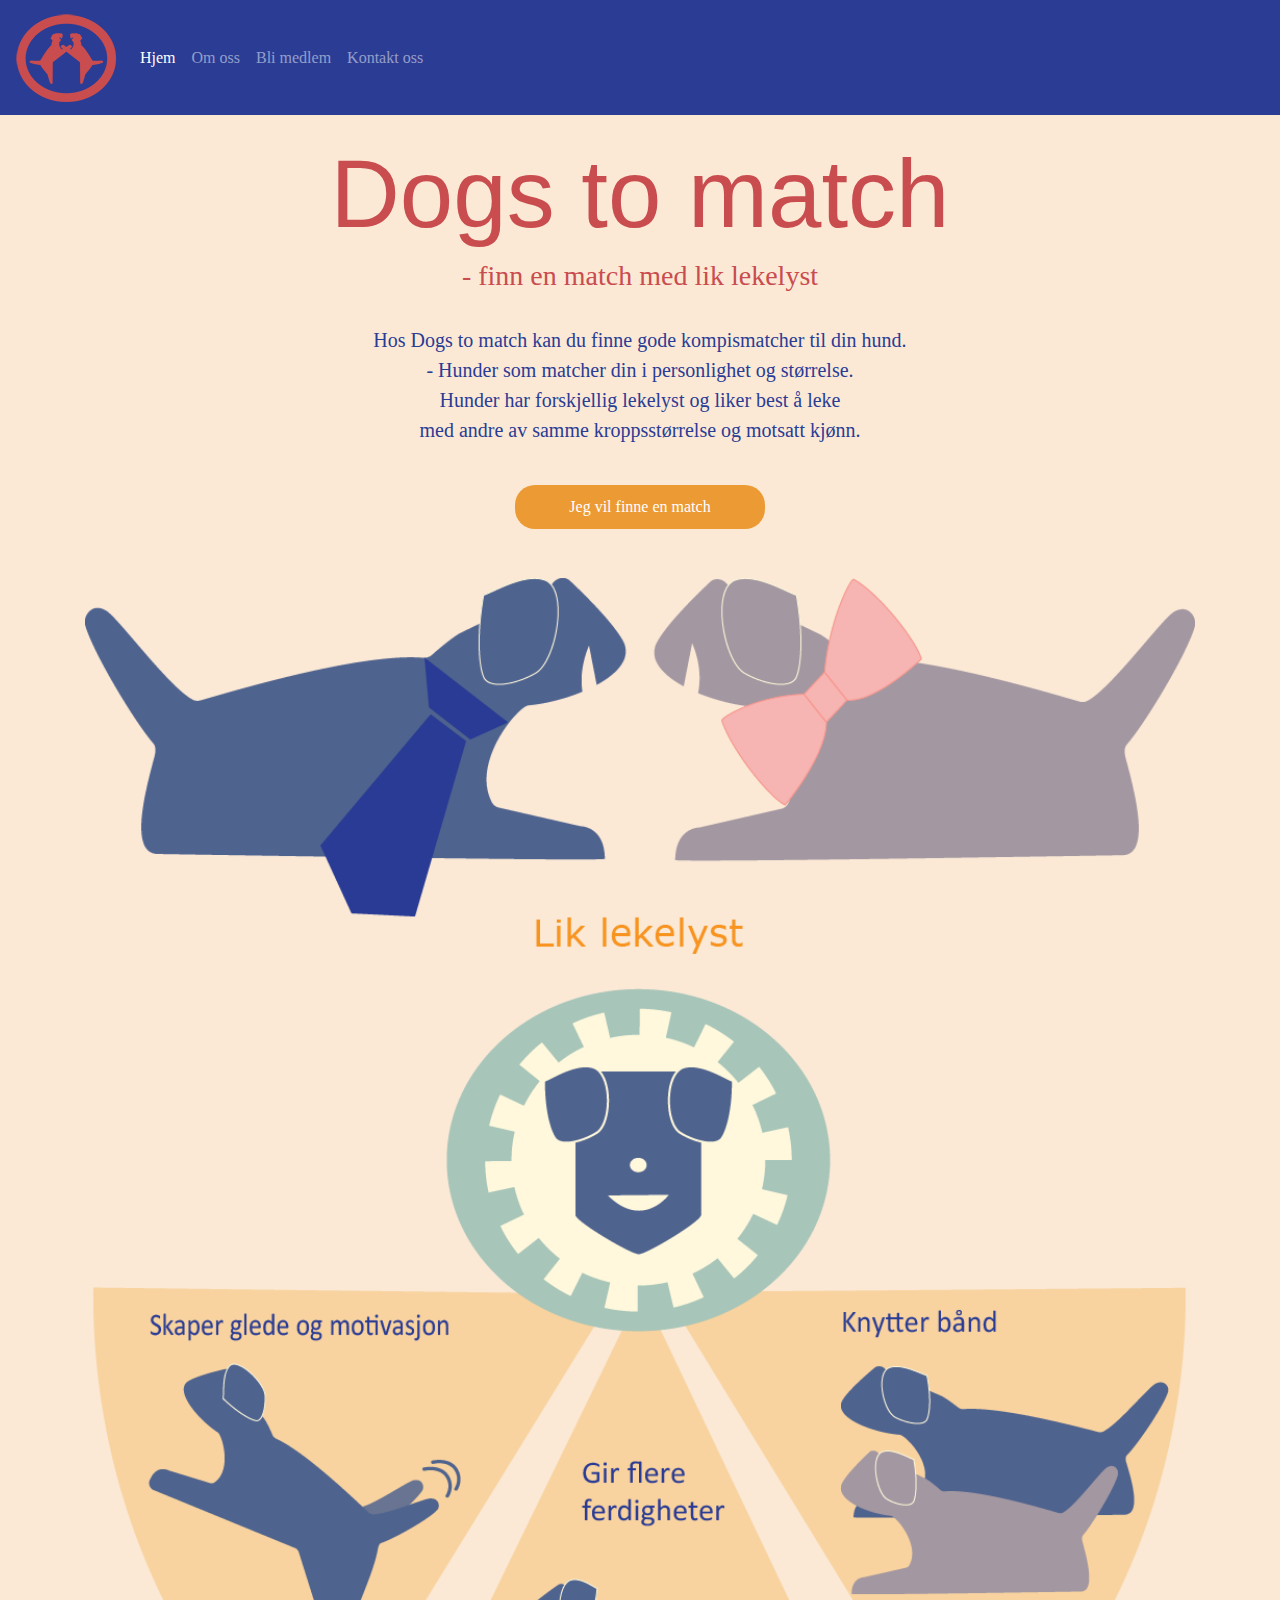
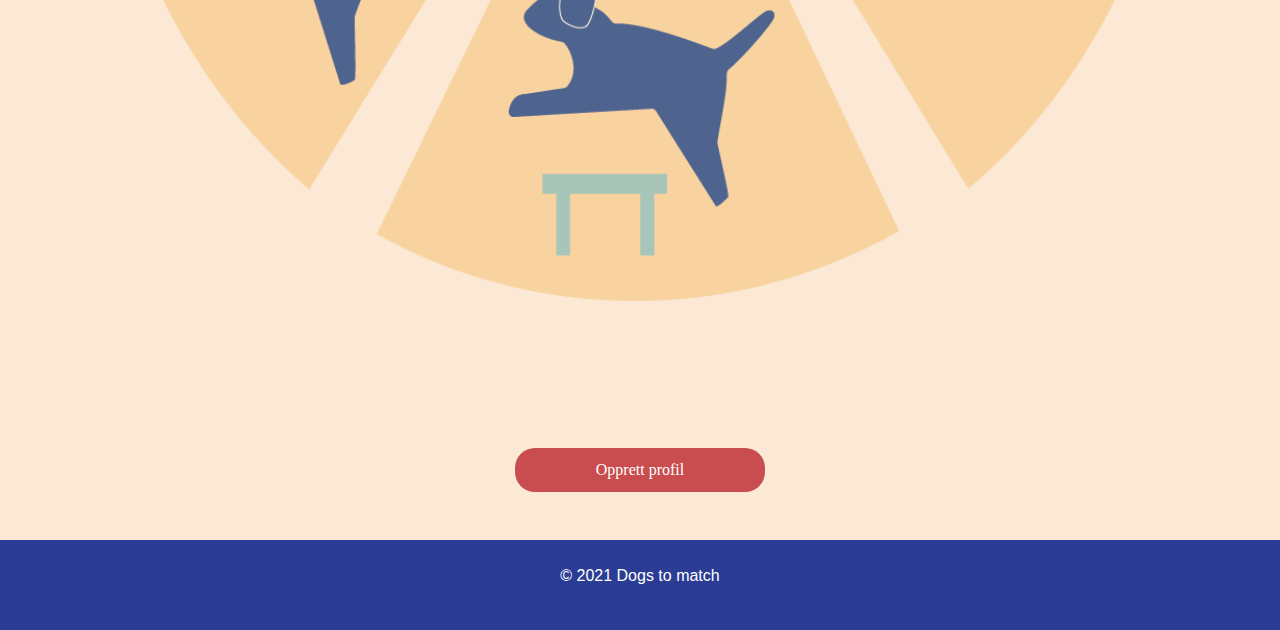
<file: index.html>
<!DOCTYPE html>
<html lang="no">

<head>
    <meta charset="utf-8">
    <meta name="viewport" content="width=device-width, initial-scale=1, shrink-to-fit=no">
    <meta name="description" content="">
    <meta name="author" content="">
    <link rel="icon" href="../../../../favicon.ico">
    <title>Dogs to match</title>
    
    <!--Template based on URL below-->
    <link rel="canonical" href="https://getbootstrap.com/docs/4.3/examples/starter-template/">

    <!-- Bootstrap core CSS -->
    <link rel="stylesheet" href="https://stackpath.bootstrapcdn.com/bootstrap/4.3.1/css/bootstrap.min.css" integrity="sha384-ggOyR0iXCbMQv3Xipma34MD+dH/1fQ784/j6cY/iJTQUOhcWr7x9JvoRxT2MZw1T" crossorigin="anonymous">

    <!-- Place your stylesheet here-->
    
    <link href="style.css" rel="stylesheet" type="text/css">
    
</head>

<body>

<nav class="navbar navbar-expand-md navbar-dark bg-dark fixed-top">
    <a class="navbar-brand" href="index.html">
        <img src="Dogstomatch_logo.png"></a>
    </a>
    <button class="navbar-toggler" type="button" data-toggle="collapse" data-target="#navbarsExampleDefault" aria-controls="navbarsExampleDefault" aria-expanded="false" aria-label="Toggle navigation">
        <span class="navbar-toggler-icon"></span>
    </button>

    <div class="collapse navbar-collapse" id="navbarsExampleDefault">
        <ul class="navbar-nav mr-auto">
            <li class="nav-item active">
                <a class="nav-link" href="index.html">Hjem <span class="sr-only">(current)</span></a>
            </li>
            <li class="nav-item">
                <a class="nav-link" href="omoss.html">Om oss</a>
                </li>
            <li class="nav-item">
                <a class="nav-link" href="Blimedlem.html">Bli medlem</a>
            </li>
            <li class="nav-item">
                <a class="nav-link" href="kontaktoss.html">Kontakt oss</a>
            </li>
           </nav>

    <main role="main" class="container">

        <div class="text-center mt-5 pt-5">
            <p> 
                <br>
               
               </p>
           
            <h1 class="display-1">Dogs to match</h1>
             <h3>- finn en match med lik lekelyst</h3>
            <br>
            
            <p class="lead"> Hos Dogs to match kan du finne gode kompismatcher til din hund.<br> 
                - Hunder som matcher din i personlighet og størrelse. <br>            
                Hunder har forskjellig lekelyst og liker best  å leke <br> med andre av samme kroppsstørrelse og motsatt kjønn.
            </p>
            <br> 
                            
            <a href="Blimedlem.html"><p class="double">Jeg vil finne en match</p> </a> 
                
                                    
                                    <br>
                                    </br>
                                         
            
            <img src="NY_LIK_LEKELYST.png" alt="Nature" class="responsive">
            
            <a href="Blimedlem.html"><p class="ridge">Opprett profil</p> </a>
                
                   <br>
                                    </br>
            
             
        </div>
        
       

        </div>
        
        
        
  </main><!-- /.container -->
    
    
        <footer>
        
            <p> 
                <br>
                 © 2021 Dogs to match
            
            </p>
   
       
        
       


    <!-- Bootstrap core JavaScript
    ================================================== -->
    <!-- Placed at the end of the document so the pages load faster -->
    <script src="https://code.jquery.com/jquery-3.3.1.slim.min.js" integrity="sha384-q8i/X+965DzO0rT7abK41JStQIAqVgRVzpbzo5smXKp4YfRvH+8abtTE1Pi6jizo" crossorigin="anonymous"></script>
    <script src="https://cdnjs.cloudflare.com/ajax/libs/popper.js/1.14.7/umd/popper.min.js" integrity="sha384-UO2eT0CpHqdSJQ6hJty5KVphtPhzWj9WO1clHTMGa3JDZwrnQq4sF86dIHNDz0W1" crossorigin="anonymous"></script>
    <script src="https://stackpath.bootstrapcdn.com/bootstrap/4.3.1/js/bootstrap.min.js" integrity="sha384-JjSmVgyd0p3pXB1rRibZUAYoIIy6OrQ6VrjIEaFf/nJGzIxFDsf4x0xIM+B07jRM" crossorigin="anonymous"></script>

</body>
</html>
</file>
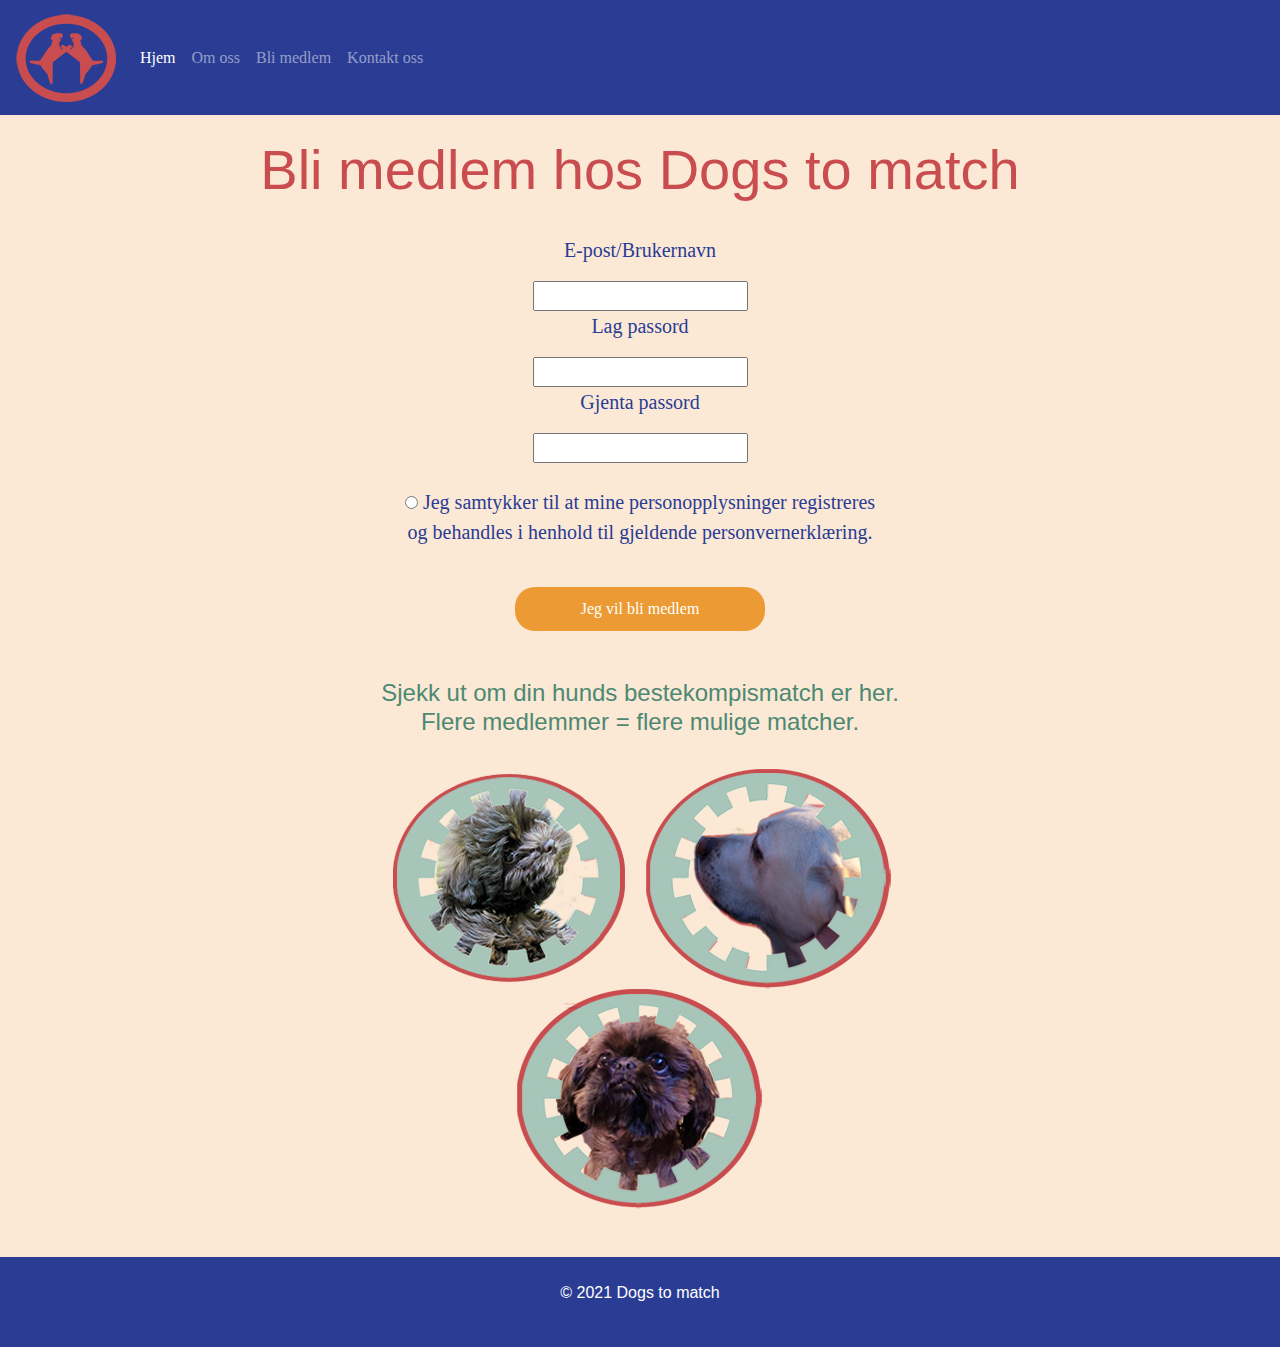
<file: Blimedlem.html>
<!DOCTYPE html>
<html lang="no">

<head>
    <meta charset="utf-8">
    <meta name="viewport" content="width=device-width, initial-scale=1, shrink-to-fit=no">
    <meta name="description" content="">
    <meta name="author" content="">
    <link rel="icon" href="../../../../favicon.ico">
    <title>Dogs to match</title>
    
    <!--Template based on URL below-->
    <link rel="canonical" href="https://getbootstrap.com/docs/4.3/examples/starter-template/">

    <!-- Bootstrap core CSS -->
    <link rel="stylesheet" href="https://stackpath.bootstrapcdn.com/bootstrap/4.3.1/css/bootstrap.min.css" integrity="sha384-ggOyR0iXCbMQv3Xipma34MD+dH/1fQ784/j6cY/iJTQUOhcWr7x9JvoRxT2MZw1T" crossorigin="anonymous">

    <!-- Place your stylesheet here-->
    
    <link href="style.css" rel="stylesheet" type="text/css">
    
</head>

<body>

<nav class="navbar navbar-expand-md navbar-dark bg-dark fixed-top">
    <a class="navbar-brand" href="hjem.html">
        <img src="Dogstomatch_logo.png"></a>
    </a>
    <button class="navbar-toggler" type="button" data-toggle="collapse" data-target="#navbarsExampleDefault" aria-controls="navbarsExampleDefault" aria-expanded="false" aria-label="Toggle navigation">
        <span class="navbar-toggler-icon"></span>
    </button>

    <div class="collapse navbar-collapse" id="navbarsExampleDefault">
        <ul class="navbar-nav mr-auto">
            <li class="nav-item active">
                <a class="nav-link" href="hjem.html">Hjem <span class="sr-only">(current)</span></a>
            </li>
            <li class="nav-item">
                <a class="nav-link" href="omoss.html">Om oss</a>
                </li>
            <li class="nav-item">
                <a class="nav-link" href="Blimedlem.html">Bli medlem</a>
            </li>
            <li class="nav-item">
                <a class="nav-link" href="kontaktoss.html">Kontakt oss</a>
            </li>
           
         
</nav>

    <main role="main" class="container">

        <div class="text-center mt-5 pt-5">
            
            <p> 
                <br>
               
               </p>
            
             <h1 class="display-4">Bli medlem hos Dogs to match</h1>
              <br>
         
             <form>
                 <p class="lead"> 
                 E-post/Brukernavn </p>
                 <input type="text">
                   <br>
                 <p class="lead">  Lag passord </p>
                                <div> 
                                    <input type="text">
                                      <br>
                                     <p class="lead"> Gjenta passord </p>
                                <div> 
                                    <input type="text">
                                    
                                <div> 
                                    <br><p class="lead">
                 <input type="radio" name="Personopplysning" value="samtykke">  
                                    Jeg samtykker til at mine personopplysninger registreres <br>og behandles i henhold til gjeldende personvernerklæring.</p>
                                    <br>
            
                                    
                                    <a href="Blimedlem.html"><p class="double">Jeg vil bli medlem</p></a> 
                   <br>
                                    </br>

          

    <h4>Sjekk ut om din hunds bestekompismatch er her.
    <br>Flere medlemmer = flere mulige matcher.</h4> 
                                    <br>
                               
                                    
<img src="ny_test.png" alt="hundelek"> <img src="Terje_hund.png" alt="matchundelek"> 
                                     
                                   <br>
                                    
                                <img src="C_hund.png" alt="matchundelek"> 
                                                 
                       
                                    <br>
                                    <br>
                                    </br>
                            
                                    </div>
        
        
  </main><!-- /.container -->
   
        
       
        <footer>
        
            <p> 
                <br>
                 © 2021 Dogs to match
            
            </p>
        
        
       


    <!-- Bootstrap core JavaScript
    ================================================== -->
    <!-- Placed at the end of the document so the pages load faster -->
    <script src="https://code.jquery.com/jquery-3.3.1.slim.min.js" integrity="sha384-q8i/X+965DzO0rT7abK41JStQIAqVgRVzpbzo5smXKp4YfRvH+8abtTE1Pi6jizo" crossorigin="anonymous"></script>
    <script src="https://cdnjs.cloudflare.com/ajax/libs/popper.js/1.14.7/umd/popper.min.js" integrity="sha384-UO2eT0CpHqdSJQ6hJty5KVphtPhzWj9WO1clHTMGa3JDZwrnQq4sF86dIHNDz0W1" crossorigin="anonymous"></script>
    <script src="https://stackpath.bootstrapcdn.com/bootstrap/4.3.1/js/bootstrap.min.js" integrity="sha384-JjSmVgyd0p3pXB1rRibZUAYoIIy6OrQ6VrjIEaFf/nJGzIxFDsf4x0xIM+B07jRM" crossorigin="anonymous"></script>

</body>
</html>
</file>
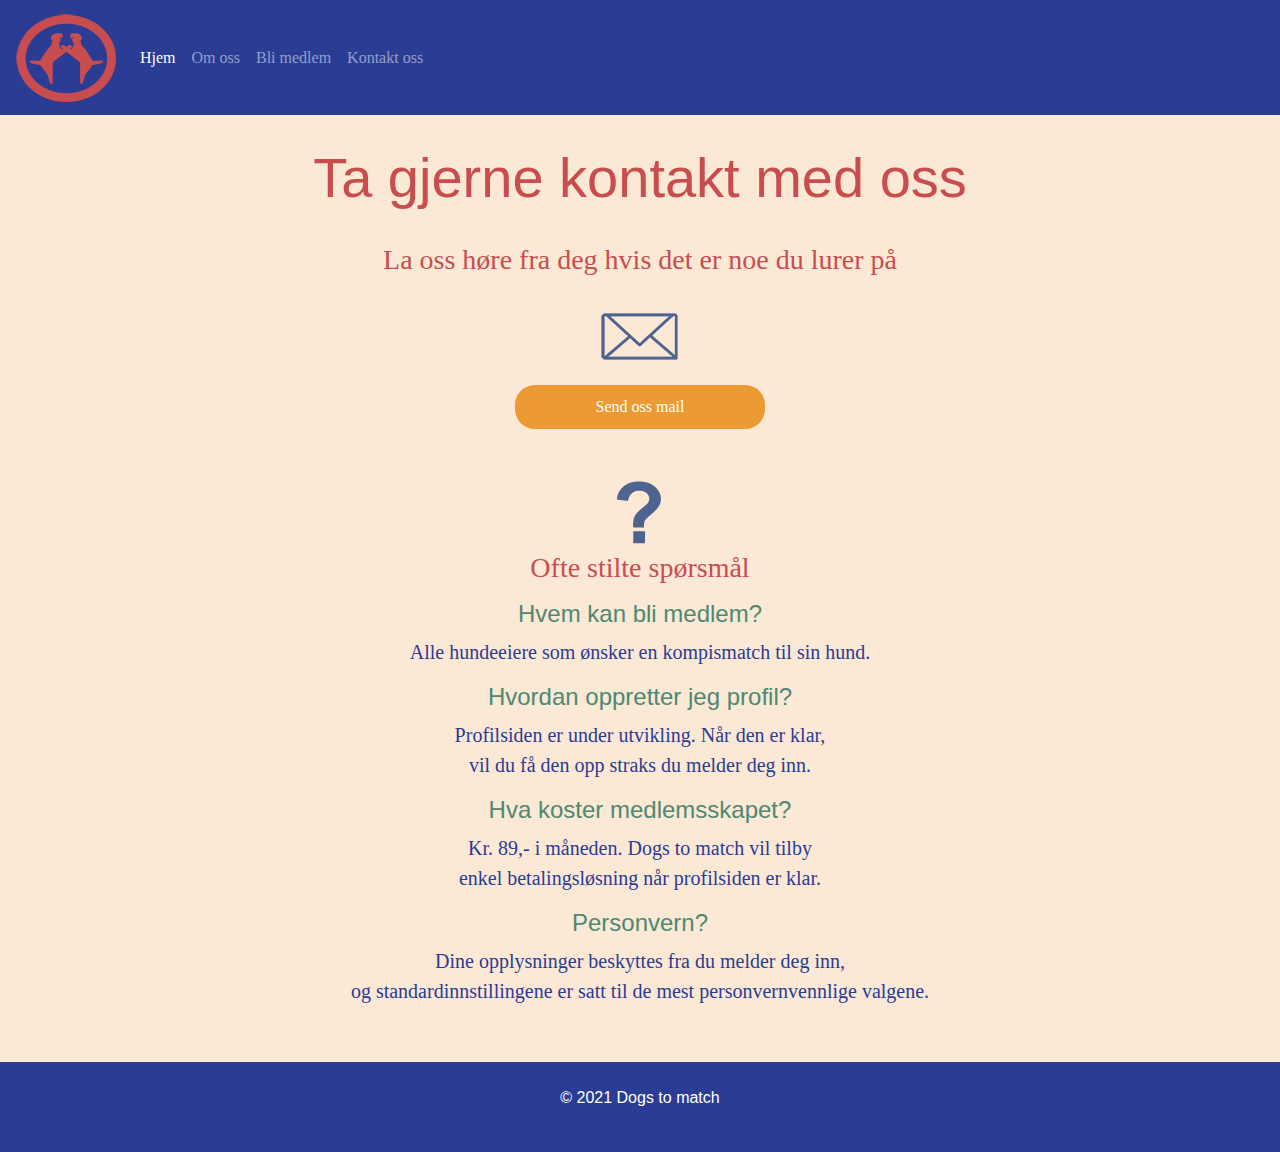
<file: kontaktoss.html>
<!DOCTYPE html>
<html lang="no">

<head>
    <meta charset="utf-8">
    <meta name="viewport" content="width=device-width, initial-scale=1, shrink-to-fit=no">
    <meta name="description" content="">
    <meta name="author" content="">
    <link rel="icon" href="../../../../favicon.ico">
    <title>Dogs to match</title>
    
    <!--Template based on URL below-->
    <link rel="canonical" href="https://getbootstrap.com/docs/4.3/examples/starter-template/">

    <!-- Bootstrap core CSS -->
    <link rel="stylesheet" href="https://stackpath.bootstrapcdn.com/bootstrap/4.3.1/css/bootstrap.min.css" integrity="sha384-ggOyR0iXCbMQv3Xipma34MD+dH/1fQ784/j6cY/iJTQUOhcWr7x9JvoRxT2MZw1T" crossorigin="anonymous">

    <!-- Place your stylesheet here-->
    
    <link href="style.css" rel="stylesheet" type="text/css">
    
</head>

<body>

<nav class="navbar navbar-expand-md navbar-dark bg-dark fixed-top">
    <a class="navbar-brand" href="hjem.html">
        <img src="Dogstomatch_logo.png"></a>
    </a>
    <button class="navbar-toggler" type="button" data-toggle="collapse" data-target="#navbarsExampleDefault" aria-controls="navbarsExampleDefault" aria-expanded="false" aria-label="Toggle navigation">
        <span class="navbar-toggler-icon"></span>
    </button>

    <div class="collapse navbar-collapse" id="navbarsExampleDefault">
        <ul class="navbar-nav mr-auto">
            <li class="nav-item active">
                <a class="nav-link" href="hjem.html">Hjem <span class="sr-only">(current)</span></a>
            </li>
            <li class="nav-item">
                <a class="nav-link" href="omoss.html">Om oss</a>
                </li>
            <li class="nav-item">
                <a class="nav-link" href="Blimedlem.html">Bli medlem</a>
            </li>
            <li class="nav-item">
                <a class="nav-link" href="kontaktoss.html">Kontakt oss</a>
            </li>
           
         
</nav>
        

    

    <main role="main" class="container">

        <div class="text-center mt-5 pt-5">
            <br>
            </br>
            
              <h1 class="display-4">Ta gjerne kontakt med oss</h1>
              <br>
        
        <h3>La oss høre fra deg hvis det er noe du lurer på </h3>
             
         <img src="mail0ss.png" alt="skriv">
        
        
        <br>
        <a href=mailto:dogstomatch@gmail.com><p class="double"> Send oss mail</p> </a>
            
        <br>
          <br>
        <img src="sp%C3%B8rsm%C3%A5l.png" alt="lurerpå">
        
        <h3>Ofte stilte spørsmål</h3>
        <p class="bold"> 
              <h4>Hvem kan bli medlem?</h4>
        <p class="lead">Alle hundeeiere som ønsker en kompismatch til sin hund. <p/>
        
         <h4>Hvordan oppretter jeg profil?</h4>
        <p class="lead"> Profilsiden er under utvikling. Når den er klar, <br>
            vil du få den opp straks du melder deg inn.
        <br><p/>
        
                <h4>Hva koster medlemsskapet?</h4>
        <p class="lead"> Kr. 89,- i måneden. Dogs to match vil tilby <br>enkel betalingsløsning når profilsiden er klar.<p/>
        
       
        <h4>Personvern?</h4>
        <p class="lead">Dine opplysninger beskyttes fra du melder deg inn,  <br>og standardinnstillingene er satt til de mest personvernvennlige valgene.
          </p>
                
        
        </div>
         
        </p>
        <p/>
        <br>
                          
                             
        
        
        
        
  </main><!-- /.container -->
   
<footer>
        
            <p> 
                <br>
                © 2021 Dogs to match
            
            </p>
        
        </footer>
        
       


    <!-- Bootstrap core JavaScript
    ================================================== -->
    <!-- Placed at the end of the document so the pages load faster -->
    <script src="https://code.jquery.com/jquery-3.3.1.slim.min.js" integrity="sha384-q8i/X+965DzO0rT7abK41JStQIAqVgRVzpbzo5smXKp4YfRvH+8abtTE1Pi6jizo" crossorigin="anonymous"></script>
    <script src="https://cdnjs.cloudflare.com/ajax/libs/popper.js/1.14.7/umd/popper.min.js" integrity="sha384-UO2eT0CpHqdSJQ6hJty5KVphtPhzWj9WO1clHTMGa3JDZwrnQq4sF86dIHNDz0W1" crossorigin="anonymous"></script>
    <script src="https://stackpath.bootstrapcdn.com/bootstrap/4.3.1/js/bootstrap.min.js" integrity="sha384-JjSmVgyd0p3pXB1rRibZUAYoIIy6OrQ6VrjIEaFf/nJGzIxFDsf4x0xIM+B07jRM" crossorigin="anonymous"></script>

</body>
</html>
</file>
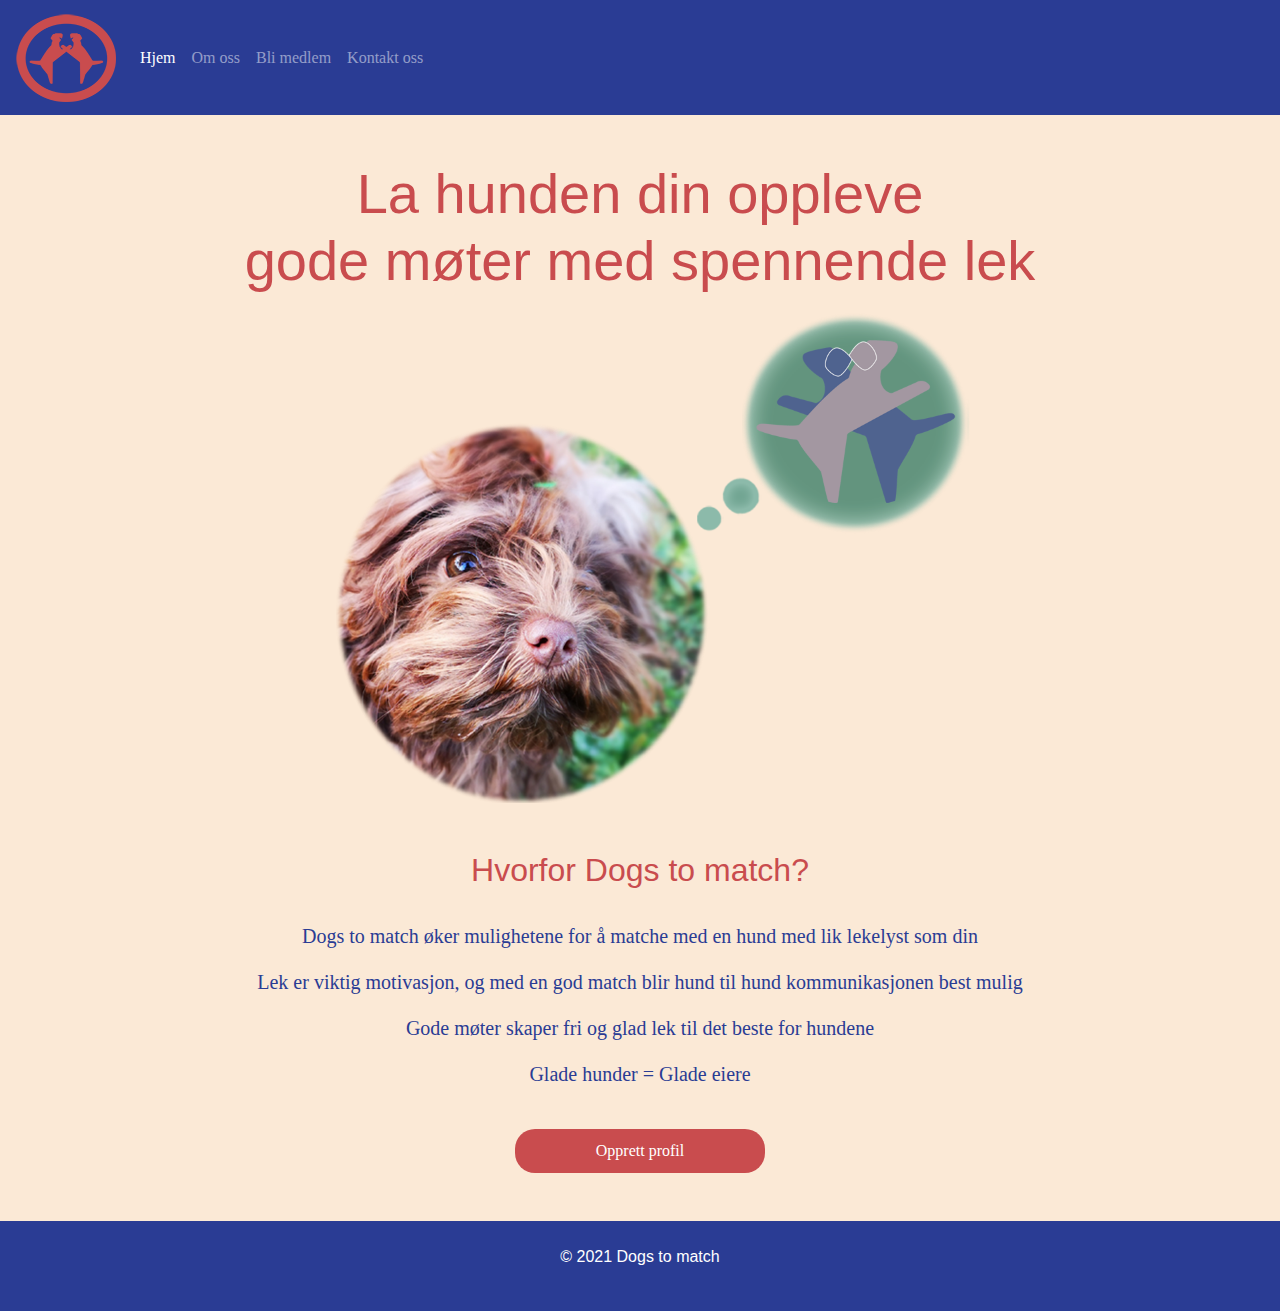
<file: omoss.html>
<!DOCTYPE html>
<html lang="no">

<head>
    <meta charset="utf-8">
    <meta name="viewport" content="width=device-width, initial-scale=1, shrink-to-fit=no">
    <meta name="description" content="">
    <meta name="author" content="">
    <link rel="icon" href="../../../../favicon.ico">
    <title>Dogs to match</title>
    
    <!--Template based on URL below-->
    <link rel="canonical" href="https://getbootstrap.com/docs/4.3/examples/starter-template/">

    <!-- Bootstrap core CSS -->
    <link rel="stylesheet" href="https://stackpath.bootstrapcdn.com/bootstrap/4.3.1/css/bootstrap.min.css" integrity="sha384-ggOyR0iXCbMQv3Xipma34MD+dH/1fQ784/j6cY/iJTQUOhcWr7x9JvoRxT2MZw1T" crossorigin="anonymous">

    <!-- Place your stylesheet here-->
    
    <link href="style.css" rel="stylesheet" type="text/css">
    
</head>

<body>

<nav class="navbar navbar-expand-md navbar-dark bg-dark fixed-top">
    <a class="navbar-brand" href="hjem.html">
        <img src="Dogstomatch_logo.png"></a>
    </a>
    <button class="navbar-toggler" type="button" data-toggle="collapse" data-target="#navbarsExampleDefault" aria-controls="navbarsExampleDefault" aria-expanded="false" aria-label="Toggle navigation">
        <span class="navbar-toggler-icon"></span>
    </button>

    <div class="collapse navbar-collapse" id="navbarsExampleDefault">
        <ul class="navbar-nav mr-auto">
            <li class="nav-item active">
                <a class="nav-link" href="hjem.html">Hjem <span class="sr-only">(current)</span></a>
            </li>
            <li class="nav-item">
                <a class="nav-link" href="omoss.html">Om oss</a>
                </li>
            <li class="nav-item">
                <a class="nav-link" href="Blimedlem.html">Bli medlem</a>
            </li>
            <li class="nav-item">
                <a class="nav-link" href="kontaktoss.html">Kontakt oss</a>
            </li>
         </nav>
        
        <div class="text-center mt-5 pt-5">
        <p>
            <br>
           
             
               </p>
                  <br>
           
            <h1 class="display-4">La hunden din oppleve <br>gode møter med spennende lek</h1>
        
            <a href="Blimedlem.html"><img src="Dogstomatch_front.png" alt="hundematch" class="responsive"></a>
            
             <br>
            <br>
        </br>
    
            
           
            
            <h2>Hvorfor Dogs to match?</h2>
        <br>
        
        <p class="lead"> 
        Dogs to match øker mulighetene for å matche med en hund med lik lekelyst som din
         </p>
            
               <p class="lead">
               
Lek er viktig motivasjon, og med en god match blir hund til hund kommunikasjonen best mulig
 </p>

        
</a> <p class="lead"> 
        
               Gode møter skaper fri og glad lek til det beste for hundene
    
                   
    
                <p class="lead"> 
                    Glade hunder = Glade eiere </p>
     <br>

            
            <a href="Blimedlem.html"><p class="ridge">Opprett profil</p> 
                
                
                   <br>
                                    </br>
            
             
        </div>
        
       

        </div>
        
        
        
  </main><!-- /.container -->
   
        
        <footer>
        
            <p> 
                <br>
                 © 2021 Dogs to match
             </p>
        
        </footer>
        
       


    <!-- Bootstrap core JavaScript
    ================================================== -->
    <!-- Placed at the end of the document so the pages load faster -->
    <script src="https://code.jquery.com/jquery-3.3.1.slim.min.js" integrity="sha384-q8i/X+965DzO0rT7abK41JStQIAqVgRVzpbzo5smXKp4YfRvH+8abtTE1Pi6jizo" crossorigin="anonymous"></script>
    <script src="https://cdnjs.cloudflare.com/ajax/libs/popper.js/1.14.7/umd/popper.min.js" integrity="sha384-UO2eT0CpHqdSJQ6hJty5KVphtPhzWj9WO1clHTMGa3JDZwrnQq4sF86dIHNDz0W1" crossorigin="anonymous"></script>
    <script src="https://stackpath.bootstrapcdn.com/bootstrap/4.3.1/js/bootstrap.min.js" integrity="sha384-JjSmVgyd0p3pXB1rRibZUAYoIIy6OrQ6VrjIEaFf/nJGzIxFDsf4x0xIM+B07jRM" crossorigin="anonymous"></script>

</body>
</html>
</file>
<file: style.css>
.bg-dark 
{background-color: #2a3c94!important;}


/* Style navigation menu links */
.navbar-toggler{
  color: white;  
}

body {
  background-color:#fbe9d6;
    
}
.navbar-toggler-icon
{
color:#ec9a33;
}

p.dashed
{
    background-color:#ec9a33;
    width: 150px;
  padding: 10px;
    border-radius: 20px;
  margin: auto;
    font-family: verdana;
font-size: 16x;
color: white;
text-align: center;
}



p.double 
{
    background-color:#ec9a33;
    width: 250px;
  padding: 10px;
    border-radius: 20px;
  margin: auto;
    font-family: verdana;
font-size: 16x;
color: white!important;
text-align: center;
}

p.ridge
{
    background-color:#c94c4e;
    color: #ffffff;
    width: 250px;
  padding: 10px;
 border-radius: 20px;
  margin: auto;
    font-family: verdana;
font-size: 16x;

text-align: center; 
    }

p.inset
 {background-color:#2a3c94;
    width: 250px;
  padding: 10px;
 border-radius: 20px;
  margin: auto;
    font-family: verdana;
font-size: 16x;
color: #ec9a33;
text-align: center;
    }

h1 
{
    font-family: sans-serif;
    font-size: 2em;
font-weight: bolder;
  color:#c94c4e;
  text-align: center;
    
}

h2 
{
  color:#c94c4e;
  text-align: center;
    font-size: 22x;
}

h3
{
font-family: verdana;
color: #c94c4e;
    }

h4
{
color: #4d8872;
}


li
{
font-family: verdana;
font-size: 16x;
color: ##ec9a33;
text-align: center; 
    }

.lead
{
font-family: verdana;
font-size: 16x;
color: #2a3c94;
    }

.tekst
{
font-family: verdana;
font-size: 16x;
color: black
    }

.bold
{
font-family: verdana;
font-size: 16x;
color: ##ec9a33;
text-align: center; 
    }

.responsive {
width: 100%;
}


footer {
height: 10vh;
position: relative;
background: #2a3c94;
color: white;
text-align: center;   
}

.dog
{
font-family: verdana;
font-size: 60x;
     color: #ec9a33;
text-align: center; 
    }


p 
{
font-size: 16x;
color: withe;
}
</file>
